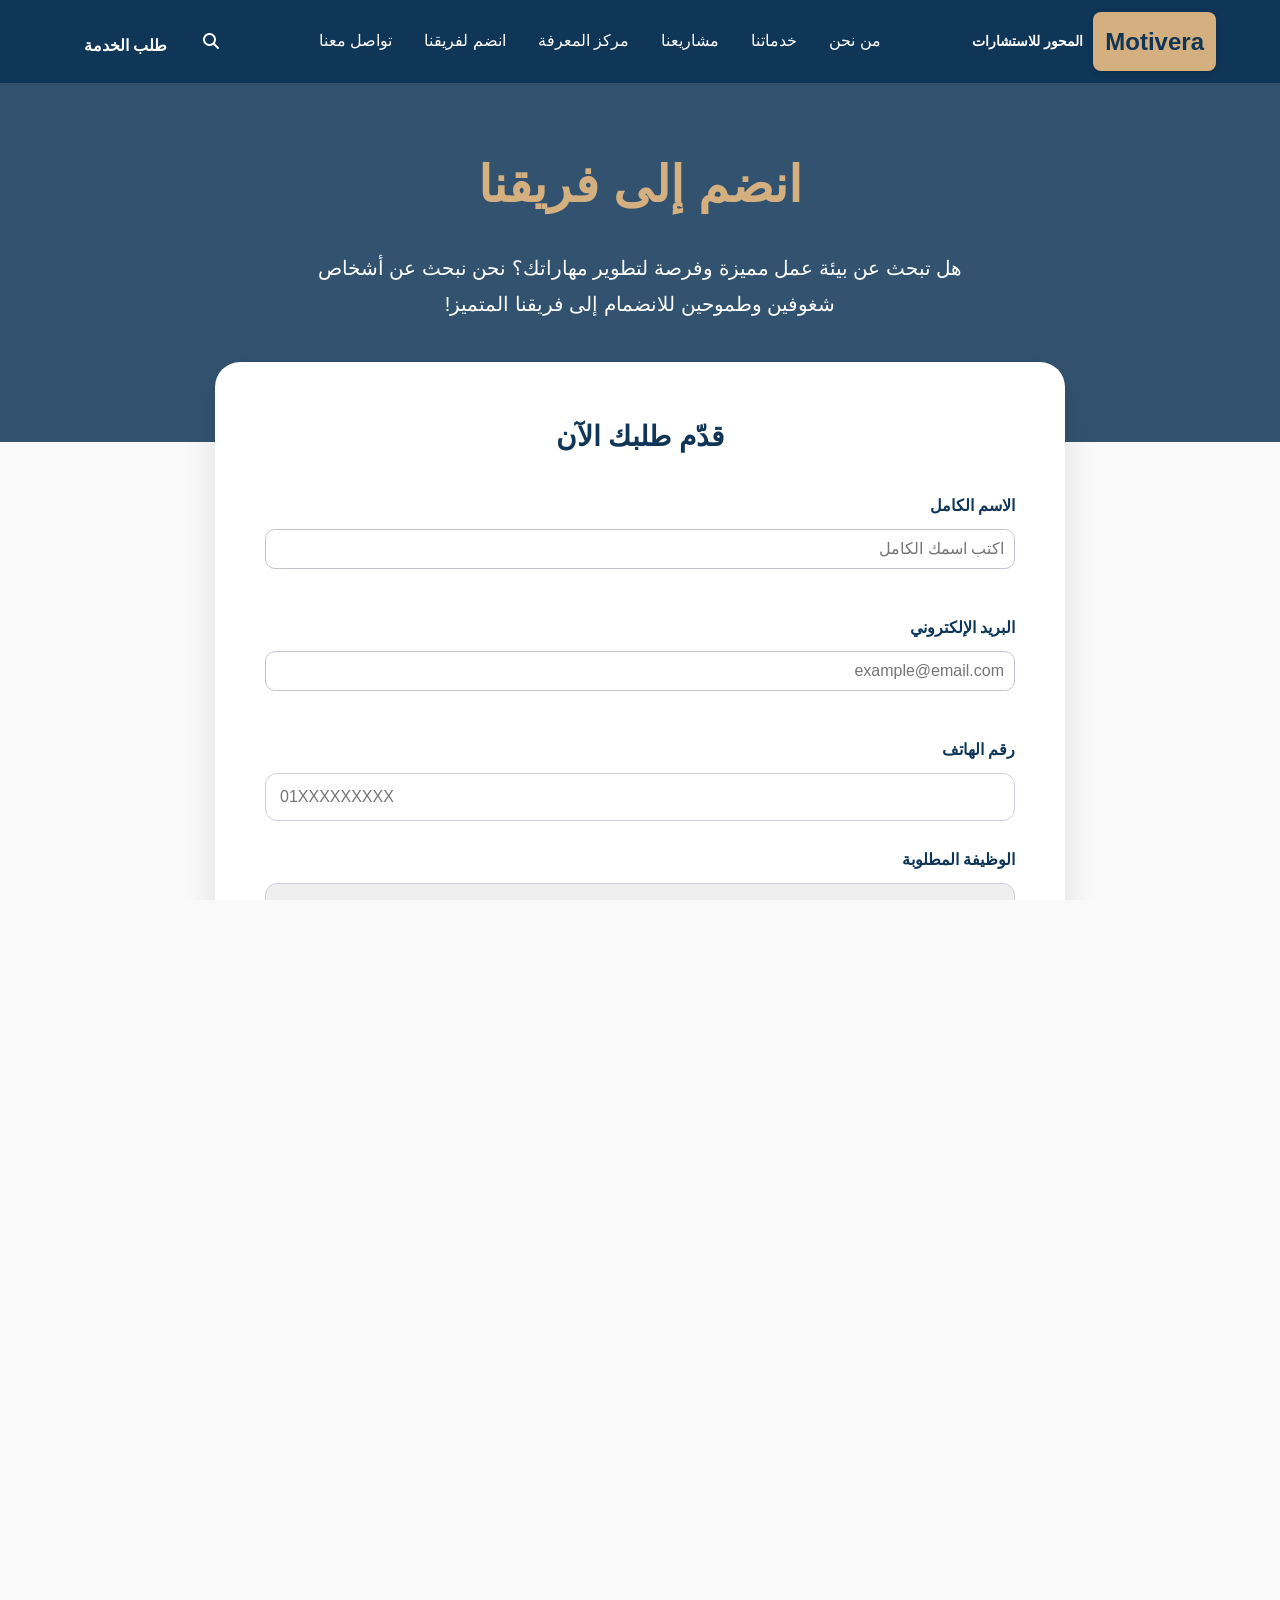
<file: careers.html>
<!DOCTYPE html>
<html lang="ar" dir="rtl">
<head>
    <meta charset="UTF-8">
    <meta name="viewport" content="width=device-width, initial-scale=1.0">
    <title>Document</title>
    <link rel="stylesheet"
  href="https://cdnjs.cloudflare.com/ajax/libs/font-awesome/6.5.0/css/all.min.css"
  integrity="sha512-3P5P8vF+lR42qS7BV5QxR9Yh4dAfOiyJjKdfH5pL6JZ1zZLxj5YhF3IRRrJk98vU+F8QvUq8BbJcL2Lw/Ov1Cg=="
  crossorigin="anonymous" referrerpolicy="no-referrer" />

    <link rel="stylesheet" href="css/style.css">
</head>
<body>
      <!-- NAVBAR -->
  <header class="site-header">
    <div class="container nav-container">
      <a href="index.html" class="logo">
        <!-- ضع هنا صورة الشعار إن أردت -->
        <div class="logo-mark">Motivera</div>
        <div class="logo-text">المحور للاستشارات</div>
      </a>

      <nav class="main-nav" id="mainNav">
        <ul class="nav-list">
          <!-- <li><a href="index.html">الرئيسية</a></li> -->
          <li><a href="about.html">من نحن</a></li>
          <li><a href="services.html">خدماتنا</a></li>
          <li><a href="projects.html">مشاريعنا</a></li>
          <li><a href="knowledge.html">مركز المعرفة</a></li>
          <li><a href="careers.html">انضم لفريقنا</a></li>
          <li><a href="contact.html">تواصل معنا</a></li>
        </ul>
      </nav>

      <div class="nav-actions">
        <!-- Search -->
        <button class="icon-btn" id="searchBtn" aria-label="بحث">
          <i class="fa-solid fa-magnifying-glass"></i>
        </button>

        <!-- CTA -->
        <a href="service-request.html" class="btn btn-cta">طلب الخدمة</a>

        <!-- Mobile toggle -->
        <button class="icon-btn mobile-toggle" id="mobileToggle" aria-label="قائمة">
          <i class="fa-solid fa-bars"></i>
        </button>
      </div>
    </div>

    <!-- Search overlay / popup -->
    <div class="search-overlay" id="searchOverlay" aria-hidden="true">
      <div class="search-box">
        <form id="searchForm">
          <input type="search" id="q" name="q" placeholder="ابحث عن مقال أو خدمة..." aria-label="بحث" />
          <button type="submit" class="btn"><i class="fa-solid fa-magnifying-glass"></i></button>
          <button type="button" class="btn icon-close" id="closeSearch" aria-label="إغلاق"><i class="fa-solid fa-xmark"></i></button>
        </form>
      </div>
    </div>

    <!-- Mobile menu (slide) -->
    <div class="mobile-menu" id="mobileMenu" aria-hidden="true">
      <div class="mobile-menu-inner">
        <button class="icon-btn mobile-close" id="mobileClose" aria-label="إغلاق"><i class="fa-solid fa-xmark"></i></button>
        <ul>
          <li><a href="index.html">الرئيسية</a></li>
          <li><a href="about.html">من نحن</a></li>
          <li><a href="services.html">خدماتنا</a></li>
          <li><a href="projects.html">مشاريعنا</a></li>
          <li><a href="Knowledge Center.html">مركز المعرفة</a></li>
          <li><a href="careers.html">انضم لفريقنا</a></li>
          <li><a href="contact.html">تواصل معنا</a></li>
        </ul>
        <div class="mobile-cta">
          <a href="service-request.html" class="btn btn-cta">طلب الخدمة</a>
        </div>
      </div>
    </div>
  </header>
     <!-- ===== Hero Section ===== -->
  <section class="join-hero">
    <h1>انضم إلى فريقنا</h1>
    <p>هل تبحث عن بيئة عمل مميزة وفرصة لتطوير مهاراتك؟ نحن نبحث عن أشخاص شغوفين وطموحين للانضمام إلى فريقنا المتميز!</p>
  </section>

  <!-- ===== Form Section ===== -->
  <section class="join-form-section">
    <h2>قدّم طلبك الآن</h2>
    <form>
      <div>
        <label for="name">الاسم الكامل</label>
        <input type="text" id="name" name="name" placeholder="اكتب اسمك الكامل" required>
      </div>

      <div>
        <label for="email">البريد الإلكتروني</label>
        <input type="email" id="email" name="email" placeholder="example@email.com" required>
      </div>

      <div>
        <label for="phone">رقم الهاتف</label>
        <input type="tel" id="phone" name="phone" placeholder="01XXXXXXXXX" required>
      </div>

      <div>
        <label for="position">الوظيفة المطلوبة</label>
        <select id="position" name="position" required>
          <option value="">اختر الوظيفة</option>
          <option>مسؤول مبيعات</option>
          <option>خدمة عملاء</option>
          <option>مصمم جرافيك</option>
          <option>مطور ويب</option>
          <option>محاسب</option>
        </select>
      </div>

      <div>
        <label for="message">نبذة عنك</label>
        <textarea id="message" name="message" placeholder="حدثنا عن نفسك ومهاراتك..."></textarea>
      </div>

      <div class="cv-upload">
        <label for="cv">📎 ارفع سيرتك الذاتية (اختياري)</label>
        <input type="file" id="cv" name="cv" accept=".pdf,.doc,.docx">
      </div>

      <button type="submit">إرسال الطلب</button>
    </form>
  </section>

<!-- Footer -->
<footer class="site-footer">
  <div class="footer-contact-container">
    <div class="footer-about">
      <h4>المحور للاستشارات</h4>
      <p>حلول استشارية متكاملة في الموارد البشرية.</p>
    </div>

    <div class="footer-links-section">
      <h5>روابط سريعة</h5>
      <ul class="footer-links">
        <li><a href="index.html">الرئيسية</a></li>
        <li><a href="services.html">خدماتنا</a></li>
        <li><a href="projects.html">مشاريعنا</a></li>
        <li><a href="contact.html">تواصل معنا</a></li>
      </ul>
    </div>

    <div class="footer-social-section">
      <h5>تواصل معنا</h5>
      <p><a href="mailto:info@example.com" class="footer-mail">info@example.com</a></p>
      <p>+966 5X XXX XXXX</p>

      <div class="footer-social">
        <a href="https://linkedin.com" target="_blank" title="LinkedIn">
          <i class="fab fa-linkedin"></i>
        </a>
        <a href="https://x.com" target="_blank" title="X">
          <i class="fab fa-x-twitter"></i>
        </a>
        <a href="https://instagram.com" target="_blank" title="Instagram">
          <i class="fab fa-instagram"></i>
        </a>
        <a href="mailto:info@example.com" title="Gmail">
          <i class="fas fa-envelope"></i>
        </a>
      </div>
    </div>
  </div>

  <div class="footer-copy">
    © 2025 المحور للاستشارات
  </div>
</footer>

</body>
</html>
</file>
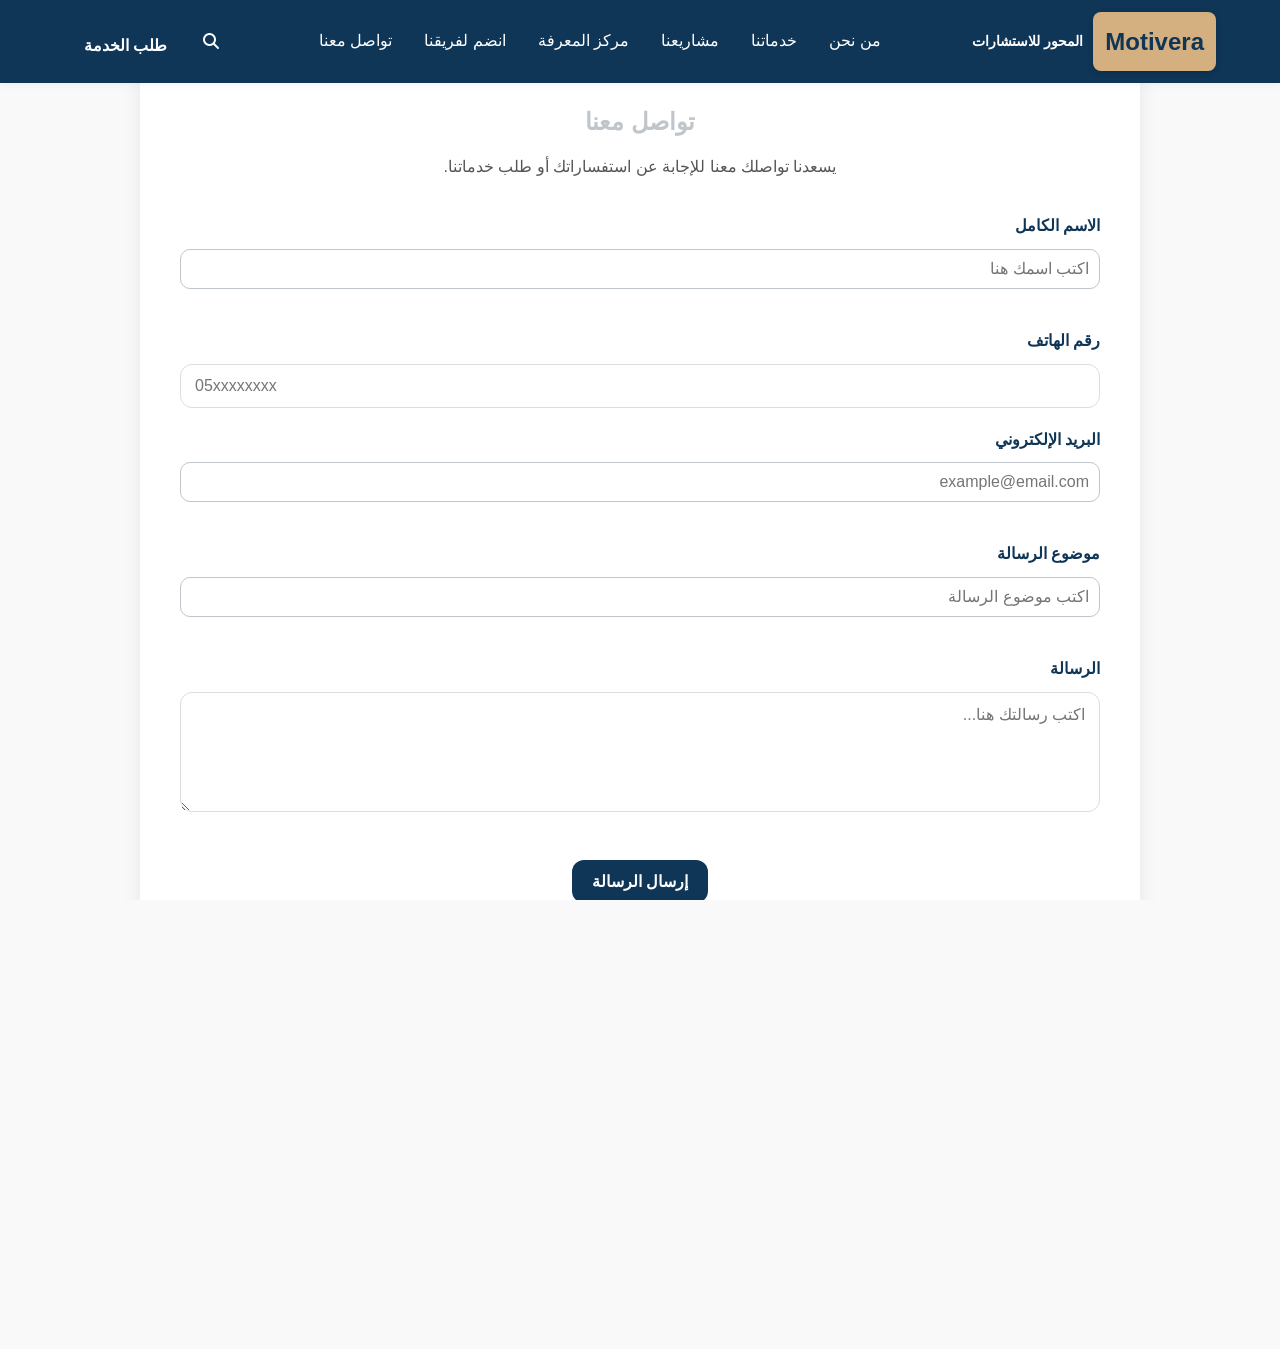
<file: contact.html>
<!doctype html>
<html lang="ar" dir="rtl">
<head>
  <meta charset="utf-8">
  <meta name="viewport" content="width=device-width,initial-scale=1">
  <title>تواصل معنا - المحور للاستشارات</title>
  <link rel="stylesheet"
  href="https://cdnjs.cloudflare.com/ajax/libs/font-awesome/6.5.0/css/all.min.css"
  integrity="sha512-3P5P8vF+lR42qS7BV5QxR9Yh4dAfOiyJjKdfH5pL6JZ1zZLxj5YhF3IRRrJk98vU+F8QvUq8BbJcL2Lw/Ov1Cg=="
  crossorigin="anonymous" referrerpolicy="no-referrer" />

  <link rel="stylesheet" href="css/style.css">
</head>
<body>

  <!-- NAVBAR -->
  <!-- (يظل كما هو عندك بدون تعديل) -->
     <!-- NAVBAR -->
  <header class="site-header">
    <div class="container nav-container">
      <a href="index.html" class="logo">
        <!-- ضع هنا صورة الشعار إن أردت -->
        <div class="logo-mark">Motivera</div>
        <div class="logo-text">المحور للاستشارات</div>
      </a>

      <nav class="main-nav" id="mainNav">
        <ul class="nav-list">
          <!-- <li><a href="index.html">الرئيسية</a></li> -->
          <li><a href="about.html">من نحن</a></li>
          <li><a href="services.html">خدماتنا</a></li>
          <li><a href="projects.html">مشاريعنا</a></li>
          <li><a href="Knowledge Center.html">مركز المعرفة</a></li>
          <li><a href="careers.html">انضم لفريقنا</a></li>
          <li><a href="contact.html">تواصل معنا</a></li>
        </ul>
      </nav>

      <div class="nav-actions">
        <!-- Search -->
        <button class="icon-btn" id="searchBtn" aria-label="بحث">
          <i class="fa-solid fa-magnifying-glass"></i>
        </button>

        <!-- CTA -->
        <a href="service-request.html" class="btn btn-cta">طلب الخدمة</a>

        <!-- Mobile toggle -->
        <button class="icon-btn mobile-toggle" id="mobileToggle" aria-label="قائمة">
          <i class="fa-solid fa-bars"></i>
        </button>
      </div>
    </div>

    <!-- Search overlay / popup -->
    <div class="search-overlay" id="searchOverlay" aria-hidden="true">
      <div class="search-box">
        <form id="searchForm">
          <input type="search" id="q" name="q" placeholder="ابحث عن مقال أو خدمة..." aria-label="بحث" />
          <button type="submit" class="btn"><i class="fa-solid fa-magnifying-glass"></i></button>
          <button type="button" class="btn icon-close" id="closeSearch" aria-label="إغلاق"><i class="fa-solid fa-xmark"></i></button>
        </form>
      </div>
    </div>

    <!-- Mobile menu (slide) -->
    <div class="mobile-menu" id="mobileMenu" aria-hidden="true">
      <div class="mobile-menu-inner">
        <button class="icon-btn mobile-close" id="mobileClose" aria-label="إغلاق"><i class="fa-solid fa-xmark"></i></button>
        <ul>
          <li><a href="index.html">الرئيسية</a></li>
          <li><a href="about.html">من نحن</a></li>
          <li><a href="services.html">خدماتنا</a></li>
          <li><a href="projects.html">مشاريعنا</a></li>
          <li><a href="Knowledge Center.html">مركز المعرفة</a></li>
          <li><a href="careers.html">انضم لفريقنا</a></li>
          <li><a href="contact.html">تواصل معنا</a></li>
        </ul>
        <div class="mobile-cta">
          <a href="service-request.html" class="btn btn-cta">طلب الخدمة</a>
        </div>
      </div>
    </div>
  </header>


  <section class="contact-page-wrapper">
    <h1 class="contact-title">تواصل معنا</h1>
    <p class="contact-subtitle">يسعدنا تواصلك معنا للإجابة عن استفساراتك أو طلب خدماتنا.</p>

    <form id="contactForm" class="contact-form">
      <div>
        <label for="name">الاسم الكامل</label>
        <input type="text" id="name" class="contact-input" placeholder="اكتب اسمك هنا" required>
      </div>

      <div>
        <label for="phone">رقم الهاتف</label>
        <input type="tel" id="phone" class="contact-input" placeholder="05xxxxxxxx" required>
      </div>

      <div>
        <label for="email">البريد الإلكتروني</label>
        <input type="email" id="email" class="contact-input" placeholder="example@email.com" required>
      </div>

      <div>
        <label for="subject">موضوع الرسالة</label>
        <input type="text" id="subject" class="contact-input" placeholder="اكتب موضوع الرسالة" required>
      </div>

      <div>
        <label for="message">الرسالة</label>
        <textarea id="message" class="contact-textarea" placeholder="اكتب رسالتك هنا..." required></textarea>
      </div>

      <button type="submit" class="contact-btn">إرسال الرسالة</button>
    </form>
  </section>
<!-- Footer -->
<footer class="site-footer">
  <div class="footer-contact-container">
    <div class="footer-about">
      <h4>المحور للاستشارات</h4>
      <p>حلول استشارية متكاملة في الموارد البشرية.</p>
    </div>

    <div class="footer-links-section">
      <h5>روابط سريعة</h5>
      <ul class="footer-links">
        <li><a href="index.html">الرئيسية</a></li>
        <li><a href="services.html">خدماتنا</a></li>
        <li><a href="projects.html">مشاريعنا</a></li>
        <li><a href="contact.html">تواصل معنا</a></li>
      </ul>
    </div>

    <div class="footer-social-section">
      <h5>تواصل معنا</h5>
      <p><a href="mailto:info@example.com" class="footer-mail">info@example.com</a></p>
      <p>+966 5X XXX XXXX</p>

      <div class="footer-social">
        <a href="https://linkedin.com" target="_blank" title="LinkedIn">
          <i class="fab fa-linkedin"></i>
        </a>
        <a href="https://x.com" target="_blank" title="X">
          <i class="fab fa-x-twitter"></i>
        </a>
        <a href="https://instagram.com" target="_blank" title="Instagram">
          <i class="fab fa-instagram"></i>
        </a>
        <a href="mailto:info@example.com" title="Gmail">
          <i class="fas fa-envelope"></i>
        </a>
      </div>
    </div>
  </div>

  <div class="footer-copy">
    © 2025 المحور للاستشارات
  </div>
</footer>

<!-- Font Awesome -->
  <script src="js/main.js"></script>



</body>
</html>
</file>
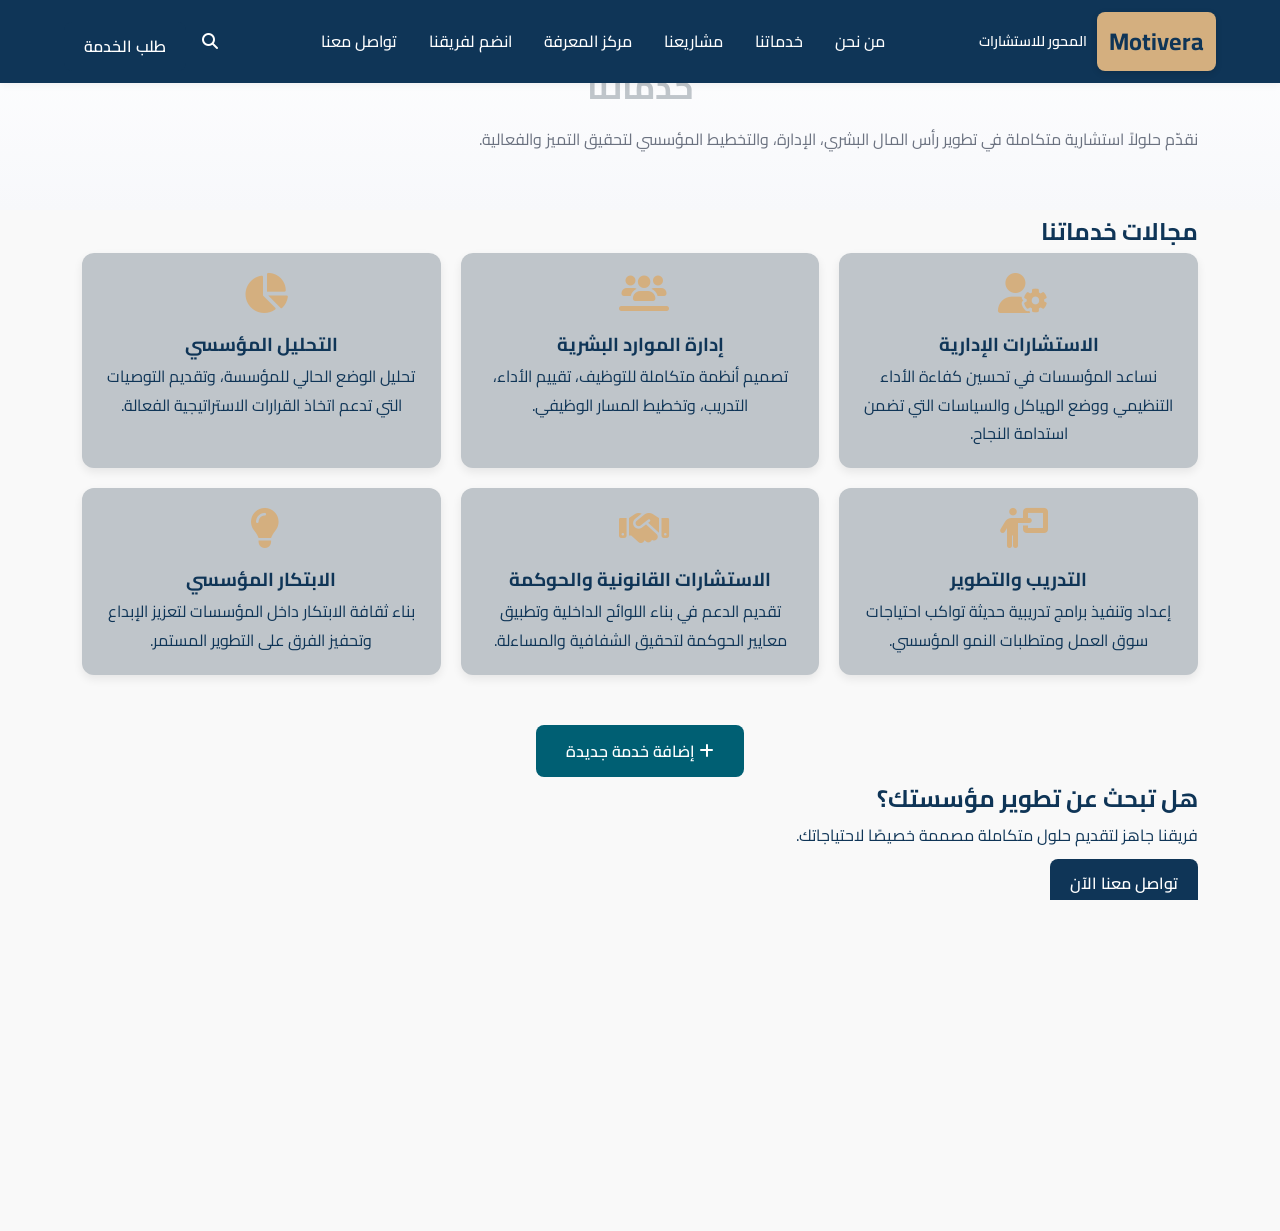
<file: services.html>
<!DOCTYPE html>
<html lang="ar" dir="rtl">
<head>
  <meta charset="UTF-8">
  <meta name="viewport" content="width=device-width, initial-scale=1.0">
  <title>خدماتنا | المحور للاستشارات</title>

  <!-- Fonts & Icons -->
  <link href="https://fonts.googleapis.com/css2?family=Cairo:wght@400;600;700&display=swap" rel="stylesheet">
  <link rel="stylesheet" href="https://cdnjs.cloudflare.com/ajax/libs/font-awesome/6.5.0/css/all.min.css">

  <link rel="stylesheet" href="css/style.css">
</head>
<body>

      <!-- NAVBAR -->
  <header class="site-header">
    <div class="container nav-container">
      <a href="index.html" class="logo">
        <!-- ضع هنا صورة الشعار إن أردت -->
        <div class="logo-mark">Motivera</div>
        <div class="logo-text">المحور للاستشارات</div>
      </a>

      <nav class="main-nav" id="mainNav">
        <ul class="nav-list">
          <!-- <li><a href="index.html">الرئيسية</a></li> -->
          <li><a href="about.html">من نحن</a></li>
          <li><a href="services.html">خدماتنا</a></li>
          <li><a href="projects.html">مشاريعنا</a></li>
          <li><a href="Knowledge Center.html">مركز المعرفة</a></li>
          <li><a href="careers.html">انضم لفريقنا</a></li>
          <li><a href="contact.html">تواصل معنا</a></li>
        </ul>
      </nav>

      <div class="nav-actions">
        <!-- Search -->
        <button class="icon-btn" id="searchBtn" aria-label="بحث">
          <i class="fa-solid fa-magnifying-glass"></i>
        </button>

        <!-- CTA -->
        <a href="service-request.html" class="btn btn-cta">طلب الخدمة</a>

        <!-- Mobile toggle -->
        <button class="icon-btn mobile-toggle" id="mobileToggle" aria-label="قائمة">
          <i class="fa-solid fa-bars"></i>
        </button>
      </div>
    </div>

    <!-- Search overlay / popup -->
    <div class="search-overlay" id="searchOverlay" aria-hidden="true">
      <div class="search-box">
        <form id="searchForm">
          <input type="search" id="q" name="q" placeholder="ابحث عن مقال أو خدمة..." aria-label="بحث" />
          <button type="submit" class="btn"><i class="fa-solid fa-magnifying-glass"></i></button>
          <button type="button" class="btn icon-close" id="closeSearch" aria-label="إغلاق"><i class="fa-solid fa-xmark"></i></button>
        </form>
      </div>
    </div>

    <!-- Mobile menu (slide) -->
    <div class="mobile-menu" id="mobileMenu" aria-hidden="true">
      <div class="mobile-menu-inner">
        <button class="icon-btn mobile-close" id="mobileClose" aria-label="إغلاق"><i class="fa-solid fa-xmark"></i></button>
        <ul>
          <li><a href="index.html">الرئيسية</a></li>
          <li><a href="about.html">من نحن</a></li>
          <li><a href="services.html">خدماتنا</a></li>
          <li><a href="projects.html">مشاريعنا</a></li>
          <li><a href="Knowledge Center.html">مركز المعرفة</a></li>
          <li><a href="careers.html">انضم لفريقنا</a></li>
          <li><a href="contact.html">تواصل معنا</a></li>
        </ul>
        <div class="mobile-cta">
          <a href="service-request.html" class="btn btn-cta">طلب الخدمة</a>
        </div>
      </div>
    </div>
  </header>


  <!-- 🟦 Hero Section -->
  <section class="hero services-hero">
    <div class="container hero-inner">
      <h1>خدماتنا</h1>
      <p>نقدّم حلولاً استشارية متكاملة في تطوير رأس المال البشري، الإدارة، والتخطيط المؤسسي لتحقيق التميز والفعالية.</p>
    </div>
  </section>

  <!-- 🟩 قسم الخدمات -->
  <section class="services-section container">
    <h2>مجالات خدماتنا</h2>
    <div class="cards">

      <article class="card">
        <i class="fa-solid fa-user-gear fa-2x"></i>
        <h3>الاستشارات الإدارية</h3>
        <p>نساعد المؤسسات في تحسين كفاءة الأداء التنظيمي ووضع الهياكل والسياسات التي تضمن استدامة النجاح.</p>
      </article>

      <article class="card">
        <i class="fa-solid fa-users-line fa-2x"></i>
        <h3>إدارة الموارد البشرية</h3>
        <p>تصميم أنظمة متكاملة للتوظيف، تقييم الأداء، التدريب، وتخطيط المسار الوظيفي.</p>
      </article>

      <article class="card">
        <i class="fa-solid fa-chart-pie fa-2x"></i>
        <h3>التحليل المؤسسي</h3>
        <p>تحليل الوضع الحالي للمؤسسة، وتقديم التوصيات التي تدعم اتخاذ القرارات الاستراتيجية الفعالة.</p>
      </article>

      <article class="card">
        <i class="fa-solid fa-person-chalkboard fa-2x"></i>
        <h3>التدريب والتطوير</h3>
        <p>إعداد وتنفيذ برامج تدريبية حديثة تواكب احتياجات سوق العمل ومتطلبات النمو المؤسسي.</p>
      </article>

      <article class="card">
        <i class="fa-solid fa-handshake fa-2x"></i>
        <h3>الاستشارات القانونية والحوكمة</h3>
        <p>تقديم الدعم في بناء اللوائح الداخلية وتطبيق معايير الحوكمة لتحقيق الشفافية والمساءلة.</p>
      </article>

      <article class="card">
        <i class="fa-solid fa-lightbulb fa-2x"></i>
        <h3>الابتكار المؤسسي</h3>
        <p>بناء ثقافة الابتكار داخل المؤسسات لتعزيز الإبداع وتحفيز الفرق على التطوير المستمر.</p>
      </article>

    </div>

    <!-- 🟢 زر إضافة خدمة -->
    <div style="text-align: center; margin-top: 40px;">
      <a href="add-service.html" class="btn btn-cta" style="background-color: #005f73; color: #fff; padding: 12px 30px; border-radius: 8px; font-weight: 600; transition: 0.3s;">
        <i class="fa-solid fa-plus"></i> إضافة خدمة جديدة
      </a>
    </div>
  </section>

  <!-- 🟨 CTA -->
  <section class="cta-section">
    <div class="container">
      <h2>هل تبحث عن تطوير مؤسستك؟</h2>
      <p>فريقنا جاهز لتقديم حلول متكاملة مصممة خصيصًا لاحتياجاتك.</p>
      <a href="contact.html" class="btn btn-cta">تواصل معنا الآن</a>
    </div>
  </section>

  <!-- 🔻 Footer -->
  <footer class="site-footer">
    <div class="container footer-inner">
      <div>
        <h4>المحور للاستشارات</h4>
        <p>نقدّم حلولاً مهنية تساهم في تطوير الأفراد والمنظمات لتحقيق النجاح المستدام.</p>
      </div>

      <div>
        <h5>روابط سريعة</h5>
        <ul class="footer-links">
          <li><a href="index.html">الرئيسية</a></li>
          <li><a href="services.html">خدماتنا</a></li>
          <li><a href="projects.html">مشاريعنا</a></li>
          <li><a href="contact.html">تواصل معنا</a></li>
        </ul>
      </div>

      <div>
        <h5>تواصل معنا</h5>
        <p>info@example.com</p>
        <p>+966 5X XXX XXXX</p>
      </div>
    </div>
    <div class="copyright">
      © 2025 المحور للاستشارات. جميع الحقوق محفوظة.
    </div>
  </footer>
  <script src="js/main.js"></script>

</body>
</html>
</file>
<file: css/style.css>
:root {
  --bg: #f7f8fb;
  --card: #ffffff;
  --primary: #0F3557;     /* الأزرق الداكن الرئيسي */
  --secondary: #BFC5CA;   /* الرمادي الفاتح */
  --highlight: #D4AF7F;   /* الذهبي */
  --accent: #5E6448;      /* الأخضر الزيتوني */
  --soft: #B497BD;        /* بنفسجي فاتح */
  --text: #1f2937;
  --muted: #6b7280;
  --radius: 12px;
  --container: 1100px;
  --gap: 20px;
}
.hero-home {
  position: relative;
  background: url('https://images.unsplash.com/photo-1600880292203-757bb62b4baf?auto=format&fit=crop&w=1920&q=80') center/cover no-repeat;
  height: 95vh;
  display: flex;
  align-items: center;
  justify-content: center;
  text-align: center;
  color: #fff;
  font-family: "Cairo", sans-serif;
  overflow: hidden;
}

.hero-home-overlay {
  position: absolute;
  inset: 0;
  background: rgba(15, 53, 87, 0.7); /* طبقة شفافة أنيقة */
  display: flex;
  align-items: center;
  justify-content: center;
  padding: 0 20px;
}

.hero-home-content {
  position: relative;
  z-index: 2;
  max-width: 850px;
}

.hero-home h1 {
  font-size: 3.2rem;
  font-weight: 700;
  color: #fff;
  margin-bottom: 20px;
}

.hero-home p {
  font-size: 1.3rem;
  color: #e0e6ed;
  margin-bottom: 40px;
  line-height: 1.8;
}

.hero-home-buttons {
  display: flex;
  justify-content: center;
  gap: 18px;
  flex-wrap: wrap;
}

.hero-home .btn {
  background-color: #D4AF7F;
  color: #0F3557;
  font-weight: 600;
  padding: 12px 30px;
  border-radius: 30px;
  transition: all 0.3s ease;
  font-size: 1rem;
}

.hero-home .btn:hover {
  background-color: #B4976A;
  transform: translateY(-3px);
}

.hero-home .btn-outline {
  background: transparent;
  border: 2px solid #D4AF7F;
  color: #fff;
}

.hero-home .btn-outline:hover {
  background-color: #D4AF7F;
  color: #0F3557;
}

/* 🟢 Responsive */
@media (max-width: 768px) {
  .hero-home {
    height: 80vh;
  }

  .hero-home h1 {
    font-size: 2.4rem;
  }

  .hero-home p {
    font-size: 1.1rem;
  }

  .hero-home-buttons {
    flex-direction: column;
  }
}
/* ===== About Section ===== */
.about-section {
  padding: 80px 0;
  background-color: #f9fafb;
}

.about-container {
  display: flex;
  align-items: center;
  gap: 40px;
  flex-wrap: wrap;
}

.about-image img {
  width: 100%;
  max-width: 480px;
  border-radius: 20px;
  box-shadow: 0 4px 10px rgba(0,0,0,0.1);
}

.about-content {
  flex: 1;
  text-align: right;
}

.about-content h2 {
  font-size: 2rem;
  color: var(--primary, #003366);
  margin-bottom: 20px;
}

.about-content p {
  line-height: 1.8;
  color: #444;
  margin-bottom: 15px;
}

.about-content .btn {
  background-color: var(--primary, #003366);
  color: #fff;
  padding: 10px 25px;
  border-radius: 8px;
  text-decoration: none;
  transition: background 0.3s;
}

.about-content .btn:hover {
  background-color: var(--secondary, #0055aa);
}

.testimonials-section {
  background: linear-gradient(135deg, #f5f7fa 0%, #ffffff 100%);
  padding: 80px 0;
  text-align: center;
  position: relative;
  font-family: "Cairo", sans-serif;
}

.section-title {
  font-size: 2.2rem;
  font-weight: 700;
  margin-bottom: 50px;
  color: #004aad;
}

.testimonials-container {
  display: flex;
  align-items: center;
  justify-content: center;
  gap: 15px;
  position: relative;
  width: 90%;
  margin: auto;
  max-width: 1200px;
}

.testimonials-wrapper {
  overflow: hidden;
  flex: 1;
}

.testimonials-track {
  display: flex;
  gap: 30px;
  transition: transform 0.5s ease-in-out;
}

.testimonial-card {
  background: #fff;
  border-radius: 20px;
  padding: 25px 35px;
  box-shadow: 0 4px 20px rgba(0,0,0,0.08);
  min-width: 320px;
  flex-shrink: 0;
  text-align: center;
  transition: transform 0.3s ease;
}

.testimonial-card:hover {
  transform: translateY(-6px);
}

.testimonial-card p {
  font-size: 1rem;
  color: #333;
  margin-bottom: 15px;
  line-height: 1.6;
}

.testimonial-card h4 {
  font-weight: 600;
  color: #004aad;
  margin: 0;
}

.arrow-btn {
  background-color: #004aad;
  border: none;
  color: #fff;
  font-size: 26px;
  width: 45px;
  height: 45px;
  border-radius: 50%;
  cursor: pointer;
  transition: 0.3s;
  flex-shrink: 0;
}

.arrow-btn:hover {
  background-color: #002d6e;
}

@media (max-width: 768px) {
  .testimonial-card {
    min-width: 260px;
    padding: 20px 25px;
  }

  .arrow-btn {
    font-size: 22px;
    width: 38px;
    height: 38px;
  }
}

*{box-sizing:border-box}
html,body{height:100%}
body{
  margin:0;
  font-family: 'Cairo', sans-serif;
  background:var(--bg);
  color:var(--text);
  -webkit-font-smoothing:antialiased;
  -moz-osx-font-smoothing:grayscale;
}

/* container */
.container{
  max-width:var(--container);
  margin:0 auto;
  padding:0 18px;
}
main {
  padding-top: 90px; /* المساحة تعوض مكان الهيدر الثابت */
}


/* Header / Navbar */
.site-header {
  background: var(--primary);
  color: #fff;
  box-shadow: 0 2px 8px rgba(0, 0, 0, 0.05);
  position: fixed; /* ثابت */
  top: 0;
  left: 0;
  width: 100%;
  z-index: 60;
}


.nav-container {
  display: flex;
  align-items: center;
  justify-content: space-between;
  gap: 12px;
  padding: 12px 0;
}
html, body {
  margin: 0;
  padding: 0;
  overflow-x: hidden;
}

* {
  box-sizing: border-box;
}

img, video, iframe {
  max-width: 100%;
  height: auto;
  display: block;
}


/* Logo */
.logo {
  display: flex;
  align-items: center;
  gap: 10px;
  text-decoration: none;
  color: #fff;
}
.logo-mark {
  background: var(--highlight); /* الذهبي */
  color: var(--primary);        /* الأزرق الغامق */
  font-weight: 700;
  padding: 8px 12px;
  border-radius: 8px;
  box-shadow: 0 2px 6px rgba(0,0,0,0.15);
}
.logo-text {
  font-weight: 600;
  font-size: 14px;
  color: #fff;
}

/* Nav list */
.main-nav .nav-list {
  display: flex;
  gap: 12px;
  list-style: none;
  padding: 0;
  margin: 0;
}
.main-nav .nav-list a {
  text-decoration: none;
  color: #fff;
  padding: 8px 10px;
  border-radius: 8px;
  font-weight: 500;
  transition: 0.2s;
}
.main-nav .nav-list a:hover {
  background: rgba(255, 255, 255, 0.15);
  color: var(--highlight);
}

/* Actions */
.nav-actions {
  display: flex;
  align-items: center;
  gap: 8px;
}
.icon-btn {
  background: transparent;
  border: 0;
  padding: 8px;
  font-size: 16px;
  cursor: pointer;
  color: #fff;
}
.btn {
  background: var(--highlight); /* الذهبي */
          /* أزرق غامق */
  border: none;
  padding: 10px 14px;
  border-radius: 10px;
  text-decoration: none;
  font-weight: 600;
  display: inline-block;
}
.btn-outline {
  background: transparent;
  color: #fff;
  border: 1px solid rgba(255, 255, 255, 0.4);
}
/* زر طلب الخدمة في الموبايل والناف بار */
.btn-cta {
  background: var(--highlight);  /* الذهبي */
          /* الأزرق الغامق */
  border: none;
  padding: 10px 14px;
  border-radius: 10px;
  font-weight: 600;
  text-decoration: none;
  transition: 0.3s;
}

.btn-cta:hover {
  background: #e0b988; /* ذهبي أفتح عند المرور */
}

/* تعديل زر طلب الخدمة (Mobile CTA) داخل القائمة الجانبية (Mobile Menu) */
.mobile-menu .btn-cta {
  /* 1. إزالة الخلفية الملونة */
  background: transparent !important; 
  
  /* 2. تغيير لون النص إلى لون الروابط/النص الأساسي في القائمة الجانبية */
  color: var(--text, #1f2937) !important; 
  
  /* 3. إزالة أي إطار (border) */
  border: none !important; 
  
  /* 4. إزالة أي حشو (padding) غير ضروري للروابط العادية */
  padding: 10px; /* نفس حشو الروابط الأخرى لتناسق الحجم */
  
  /* 5. إزالة أي ظل أو تأثيرات */
  box-shadow: none !important; 
  font-weight: 500; /* تغيير الوزن ليتناسق مع الروابط الأخرى */
  
  /* جعلها رابطًا عاديًا بعرض كامل إذا كانت تستخدم كلاس .mobile-cta */
  display: block; 
}

/* تنسيق حالة المرور (Hover) */
.mobile-menu .btn-cta:hover {
  /* إعطائه خلفية بسيطة عند المرور مثل باقي الروابط في القائمة الجانبية */
  background: rgba(0, 0, 0, 0.05) !important;
  color: var(--text, #1f2937) !important;
  transform: none; 
}
/* تنسيق الروابط العادية في القائمة الجانبية */
.mobile-menu a {
  display: block; /* للتأكد من أنها تملأ عرض الحاوية */
  padding: 10px;
  border-radius: 8px;
  text-decoration: none;
  color: var(--text); /* لون النص الأساسي */
}

/* تنسيق زر طلب الخدمة لجعله بلا ألوان (كما طلبت سابقاً) */
.mobile-menu .mobile-cta .btn-cta {
  background: transparent !important; 
  color: var(--text, #1f2937) !important; 
  border: none !important; 
  padding: 10px; 
  box-shadow: none !important; 
  font-weight: 500; 
  display: block; 
}

/* تأثير المرور الذهبي على جميع الروابط وزر طلب الخدمة */
.mobile-menu a:hover,
.mobile-menu .btn-cta:hover {
  /* اللون الذهبي للنص عند المرور */
  color: var(--highlight, #D4AF7F) !important; 
  
  /* يمكنك إضافة خلفية خفيفة جداً إذا أردت تمييز المنطقة التي يمر عليها المؤشر */
  /* background: rgba(212, 175, 127, 0.1) !important; */
}


/* Actions */
.nav-actions{display:flex;align-items:center;gap:8px;}
.icon-btn{
  background:transparent;
  border:0;
  padding:8px;
  font-size:16px;
  cursor:pointer;
}
.btn{
  background:var(--accent);
  color:#fff;
  border:none;
  padding:10px 14px;
  border-radius:10px;
  text-decoration:none;
  font-weight:600;
  display:inline-block;
}
.btn-outline{background:transparent;color:var(--accent);border:1px solid rgba(11,94,215,0.12)}
.btn-cta{background:var(--accent-2);}

/* Search overlay */
.search-overlay{
  display:none;
  position:fixed;
  inset:0;
  background:rgba(14,20,30,0.45);
  align-items:center;
  justify-content:center;
  z-index:100;
}
.search-overlay.active{display:flex}
.search-box{
  width:100%;
  max-width:760px;
  background:var(--card);
  padding:16px;
  border-radius:12px;
  box-shadow:0 8px 30px rgba(2,6,23,0.2);
}
.search-box form{display:flex;gap:8px;align-items:center}
.search-box input[type="search"]{
  flex:1;
  padding:12px 14px;
  border-radius:10px;
  border:1px solid #e6e9ee;
  font-size:16px;
}
.search-box .btn{padding:10px 12px}

/* Mobile menu */
.mobile-toggle{display:none}
.mobile-menu{
  position:fixed;
  top:0;
  bottom:0;
  left:0;
  right:0;
  background:rgba(0,0,0,0.4);
  display:none;
  z-index:90;
}
.mobile-menu .mobile-menu-inner {
  background: #fff;
  width: 90%;
  max-width: 320px;
  height: 100%;
  padding: 18px;
  margin-left: auto; /* ✅ عشان تفتح من اليمين */
  box-shadow: 4px 0 20px rgba(0,0,0,0.08); /* ✅ الظل من اليسار */
  transform: translateX(100%);
  transition: transform 0.4s ease;
}

/* لما تبقى ظاهرة */
.mobile-menu.active .mobile-menu-inner {
  transform: translateX(0);
}

.mobile-menu.active{display:block}
.mobile-menu ul{list-style:none;padding:20px 0;margin:0;display:flex;flex-direction:column;gap:8px}
.mobile-menu a{display:block;padding:10px;border-radius:8px;text-decoration:none;color:var(--text)}
.mobile-cta{margin-top:24px}

/* Hero */
.hero{
  padding:56px 0;
  background:linear-gradient(180deg, #ffffff 0%, #f7f8fb 100%);
}
.hero-inner{text-align:right}
.hero h1{font-size:34px;margin:0 0 8px}
.hero p{color:var(--muted);max-width:760px}

/* Services */
.services-preview{padding:36px 0}
.services-preview h2{margin-bottom:16px}
.cards{display:grid;grid-template-columns:repeat(3,1fr);gap:16px}
.card{background:var(--card);padding:18px;border-radius:12px;box-shadow:0 6px 18px rgba(16,24,40,0.04);text-align:right}
.card i{color:var(--accent);margin-left:8px}

/* Projects */
.projects-preview{padding:32px 0}
.projects-grid{display:grid;grid-template-columns:repeat(4,1fr);gap:12px}
.proj{background:linear-gradient(180deg,#fff,#f3f6ff);padding:28px;border-radius:10px;text-align:center;box-shadow:0 6px 18px rgba(16,24,40,0.04)}

/* Footer */
.site-footer{background:#fff;padding:28px 0;margin-top:30px;border-top:1px solid #f0f2f5}
.footer-inner{display:flex;gap:20px;justify-content:space-between;align-items:flex-start}
.footer-links{list-style:none;padding:0;margin:0}
.footer-links a{text-decoration:none;color:var(--muted)}
.footer-links a:hover{color:var(--text)}
.copyright{padding:14px;background:transparent;text-align:center;color:var(--muted);font-size:14px}
/* Footer الأساسي */
.site-footer {
  background-color: #0F3557;
  color: #BFC5CA;
  padding: 40px 4% 20px;
  font-family: "Cairo", sans-serif;
}

/* الحاوية الأساسية */
.footer-contact-container {
  display: grid;
  grid-template-columns: repeat(auto-fit, minmax(240px, 1fr));
  gap: 40px;
  margin-bottom: 40px;
}

/* الأقسام */
.footer-about h4 {
  color: #D4AF7F;
  margin-bottom: 12px;
  font-size: 22px;
}

.footer-links-section h5,
.footer-social-section h5 {
  color: #B497BD;
  font-size: 18px;
  margin-bottom: 12px;
}

/* الروابط */
.footer-links {
  list-style: none;
  padding: 0;
  margin: 0;
}
.footer-links li {
  margin-bottom: 10px;
}
.footer-links a {
  color: #D4AF7F;
  text-decoration: none;
  font-size: 16px;
  transition: color 0.3s;
}
.footer-links a:hover {
  color: #B497BD;
}

/* التواصل والسوشيال */
.footer-mail {
  color: #D4AF7F;
  text-decoration: none;
}
.footer-social {
  margin-top: 18px;
  display: flex;
  gap: 18px;
}
.footer-social a {
  color: #D4AF7F;
  font-size: 28px;
  transition: all 0.3s ease;
}
.footer-social a:hover {
  color: #B497BD;
  transform: scale(1.15);
}

/* النص السفلي */
.footer-copy {
  text-align: center;
  border-top: 1px solid #BFC5CA33;
  padding-top: 18px;
  color: #D4AF7F;
  font-size: 15px;
}

/* 🧩 Responsive فقط للفوتر */
@media (max-width: 720px) {

  /* إصلاح الفوتر فقط */
  .footer-contact-container {
    display: flex;
    flex-wrap: nowrap;
    justify-content: space-between;
    gap: 12px;
  }

  .footer-contact-container > div {
    flex: 1;
    min-width: 0;
  }

  .footer-social a {
    font-size: 24px;
  }

  .site-footer {
    padding: 30px 3% 15px;
  }

  .footer-copy {
    font-size: 13px;
  }
}

/* 🧭 ميديا كويري خاصة بالناف بار */
@media (max-width: 720px) {

  .main-nav {
    display: none;
  }

  .mobile-toggle {
    display: inline-block;
  }

  .nav-actions .btn {
    display: none;
  }
}


/* about */
/* 🌐 إعدادات عامة */
* {
  margin: 0;
  padding: 0;
  box-sizing: border-box;
}

body {
  font-family: "Cairo", sans-serif;
  background-color: #f9f9f9;
  color: #0f3557;
  line-height: 1.8;
}

/* 🔹 الحاوية العامة */
.container {
  width: 90%;
  max-width: 1200px;
  margin: auto;
}

/* 🧭 Navbar */
.navbar {
  background-color: #0f3557;
  color: #fff;
  padding: 15px 0;
  position: sticky;
  top: 0;
  z-index: 1000;
  box-shadow: 0 2px 8px rgba(0, 0, 0, 0.15);
}

.navbar .container {
  display: flex;
  justify-content: space-between;
  align-items: center;
}

.logo {
  font-weight: 700;
  font-size: 1.5rem;
  color: #d4af7f;
}

.nav-links {
  list-style: none;
  display: flex;
  gap: 20px;
}

.nav-links a {
  text-decoration: none;
  color: #fff;
  font-weight: 600;
  transition: 0.3s;
}

.nav-links a:hover,
.nav-links a.active {
  color: #d4af7f;
}

/* 🟦 Hero Section */
.about-hero {
  background: linear-gradient(rgba(15, 53, 87, 0.8), rgba(15, 53, 87, 0.8)),
              url("https://images.unsplash.com/photo-1521790366321-3e28df9f57c4?auto=format&fit=crop&w=1350&q=80") center/cover;
  color: #fff;
  text-align: center;
  padding: 120px 20px;
  animation: fadeIn 1.5s ease-in-out;
}

.about-hero h1 {
  font-size: 2.8rem;
  margin-bottom: 15px;
}

.about-hero p {
  max-width: 700px;
  margin: auto;
  font-size: 1.2rem;
}

/* 🟨 نبذة عن الشركة */
.about-section {
  padding: 80px 0;
}

.about-flex {
  display: flex;
  flex-wrap: wrap;
  align-items: center;
  gap: 40px;
}

.about-text {
  flex: 1;
}

.about-text h2 {
  color: #0f3557;
  font-size: 2rem;
  margin-bottom: 15px;
  position: relative;
}

.about-text h2::after {
  content: "";
  position: absolute;
  bottom: -8px;
  left: 0;
  width: 50px;
  height: 3px;
  background-color: #d4af7f;
}

.about-text p {
  color: #5e6448;
}

.about-img {
  flex: 1;
  text-align: center;
}

.about-img img {
  width: 100%;
  max-width: 500px;
  border-radius: 10px;
  box-shadow: 0 5px 15px rgba(0, 0, 0, 0.1);
}

/* 🟩 الرؤية والرسالة */
.vision-mission {
  background-color: #f1f3f6;
  padding: 80px 0;
}

.grid-2 {
  display: grid;
  grid-template-columns: repeat(auto-fit, minmax(300px, 1fr));
  gap: 30px;
}

.card {
  background-color: #fff;
  padding: 40px 25px;
  border-radius: 12px;
  box-shadow: 0 4px 10px rgba(0, 0, 0, 0.08);
  text-align: center;
  transition: transform 0.3s ease, box-shadow 0.3s ease;
}

.card:hover {
  transform: translateY(-8px);
  box-shadow: 0 8px 18px rgba(0, 0, 0, 0.15);
}

.card i {
  font-size: 2.5rem;
  color: #d4af7f;
  margin-bottom: 15px;
}

/* 🟧 قيمنا */
.values {
  padding: 80px 0;
  text-align: center;
}

.values h2 {
  font-size: 2rem;
  margin-bottom: 40px;
}

.values-grid {
  display: grid;
  grid-template-columns: repeat(auto-fit, minmax(220px, 1fr));
  gap: 30px;
}

.value-card {
  background-color: #fff;
  border-radius: 10px;
  padding: 30px 20px;
  box-shadow: 0 3px 10px rgba(0, 0, 0, 0.08);
  transition: all 0.3s ease;
}

.value-card:hover {
  transform: scale(1.05);
  background-color: #0f3557;
  color: #fff;
}

.value-card i {
  font-size: 2rem;
  color: #d4af7f;
  margin-bottom: 15px;
}

/* 🟪 فريق العمل */
.team {
  background-color: #f1f3f6;
  padding: 80px 0;
  text-align: center;
}

.team h2 {
  font-size: 2rem;
  margin-bottom: 40px;
}

.team-grid {
  display: grid;
  grid-template-columns: repeat(auto-fit, minmax(220px, 1fr));
  gap: 30px;
}

.team-member {
  background-color: #fff;
  border-radius: 10px;
  padding: 20px;
  box-shadow: 0 3px 10px rgba(0, 0, 0, 0.08);
  transition: transform 0.3s ease;
}

.team-member:hover {
  transform: translateY(-6px);
}

.team-member img {
  border-radius: 50%;
  margin-bottom: 15px;
  width: 150px;
  height: 150px;
  object-fit: cover;
}

.team-member h4 {
  color: #0f3557;
  margin-bottom: 5px;
}

.team-member p {
  color: #5e6448;
}

/* 🔻 Footer */
.footer {
  background-color: #0f3557;
  color: #fff;
  text-align: center;
  padding: 25px 0;
  font-size: 0.95rem;
}

/* ✨ تأثيرات التحريك */
.fade-in {
  opacity: 0;
  transform: translateY(40px);
  transition: opacity 1s ease, transform 1s ease;
}

.fade-in.visible {
  opacity: 1;
  transform: translateY(0);
}

@keyframes fadeIn {
  from { opacity: 0; }
  to { opacity: 1; }
}

/* 📱 التجاوب */
@media (max-width: 768px) {
  .about-flex {
    flex-direction: column;
  }
  
  .about-hero h1 {
    font-size: 2.2rem;
  }

  .nav-links {
    flex-wrap: wrap;
    justify-content: center;
  }
}
/* 🎯 صفحة المشاريع */
.heroproject{
  margin-top: 80px;
      background: linear-gradient(rgba(15,53,87,0.7), rgba(15,53,87,0.7)), url('https://images.unsplash.com/photo-1521791136064-7986c2920216') center/cover no-repeat;
      color: white;
      padding: 80px 20px;
      text-align: center;
      animation: fadeIn 1.5s ease;
    }

.hero.projects-hero h1 {
  font-size: 2.5rem;
  margin-bottom: 10px;
}

.hero.projects-hero p {
  font-size: 1.1rem;
  color: #D4AF7F;
}

/* 🧩 قسم المشاريع */
.projects-section {
  padding: 80px 10%;
  background-color: #F9FAFB;
}

.projects h2 {
  text-align: center;
  font-size: 2rem;
  color: #0F3557;
  margin-bottom: 40px;
  position: relative;
}

.projects-section h2::after {
  content: '';
  display: block;
  width: 80px;
  height: 3px;
  background: #D4AF7F;
  margin: 10px auto 0;
  border-radius: 2px;
}

/* 🔹 شبكة المشاريع */
/* 🔹 شبكة المشاريع */
.projects-grid {
  display: grid;
  grid-template-columns: repeat(3, 1fr); /* 3 مشاريع في الصف الواحد */
  gap: 30px;
  justify-items: center;
}

/* 🧠 استجابة للشاشات الصغيرة */
@media (max-width: 992px) {
  .projects-grid {
    grid-template-columns: repeat(2, 1fr); /* صفين في التابلت */
  }
}

@media (max-width: 600px) {
  .projects-grid {
    grid-template-columns: 1fr; /* مشروع واحد في الموبايل */
  }
}


.project-card {
  position: relative;
  overflow: hidden;
  border-radius: 15px;
  box-shadow: 0 5px 15px rgba(0,0,0,0.1);
  transition: transform 0.4s ease;
  background-color: white;
}


/* 🔹 تنسيق الصور داخل المشاريع */
.project-card img {
  width: 100%;
  height: 250px; /* نفس الطول لكل الصور */
  object-fit: cover; /* يملأ الإطار بدون تمدد أو تشويه */
  display: block;
  border-top-left-radius: 15px;
  border-top-right-radius: 15px;
  transition: transform 0.4s ease, box-shadow 0.3s ease;
}

.project-card:hover img {
  transform: scale(1.05);
  box-shadow: 0 10px 20px rgba(0, 0, 0, 0.2);
}
.project-card {
  display: flex;
  flex-direction: column;
  justify-content: space-between;
  height: 100%; /* يخلّي الكروت كلها نفس الطول */
}


.project-card:hover img {
  transform: scale(1.1);
  filter: brightness(80%);
}

/* 🌟 التراكب عند تمرير الفأرة */
.project-overlay {
  position: absolute;
  inset: 0;
  background: rgba(15, 53, 87, 0.85);
  color: #fff;
  opacity: 0;
  transition: opacity 0.4s ease;
  display: flex;
  flex-direction: column;
  justify-content: center;
  align-items: center;
  text-align: center;
  padding: 20px;
}

.project-card:hover .project-overlay {
  opacity: 1;
}

.project-overlay h3 {
  margin-bottom: 10px;
  font-size: 1.3rem;
  color: #D4AF7F;
}

.project-overlay a {
  background: #D4AF7F;
  color: #0F3557;
  text-decoration: none;
  padding: 8px 18px;
  border-radius: 25px;
  font-weight: 600;
  transition: background 0.3s ease, color 0.3s ease;
}

.project-overlay a:hover {
  background: #B497BD;
  color: #fff;
}

/* ⚡ تأثير دخول */
@keyframes fadeIn {
  from { opacity: 0; transform: translateY(30px); }
  to { opacity: 1; transform: translateY(0); }
}

/* add-service */
    /* 🟩 النموذج */
    .form-container {
      width: 90%;
      max-width: 650px;
      margin: 130px auto 60px;
      background-color: #ffffff;
      border-radius: 15px;
      padding: 35px;
      box-shadow: 0 8px 25px rgba(15, 53, 87, 0.1);
      border: 2px solid #B497BD;
      animation: fadeIn 1s ease forwards;
    }

    .form-container h2 {
      text-align: center;
      margin-bottom: 25px;
      color: #0F3557;
    }

    label {
      display: block;
      margin-bottom: 8px;
      font-weight: 600;
      color: #0F3557;
    }

    input[type="text"], input[type="email"], textarea {
      width: 100%;
      padding: 10px;
      margin-bottom: 20px;
      border-radius: 10px;
      border: 1px solid #BFC5CA;
      font-family: 'Cairo', sans-serif;
      font-size: 1rem;
      transition: 0.3s;
    }

    input:focus, textarea:focus {
      border-color: #D4AF7F;
      outline: none;
      box-shadow: 0 0 6px #B497BD;
    }

    textarea {
      resize: none;
      height: 120px;
    }

    .buttons {
      display: flex;
      justify-content: space-between;
    }

    button {
      background-color: #D4AF7F;
      border: none;
      color: #0F3557;
      padding: 10px 25px;
      border-radius: 25px;
      font-size: 1rem;
      cursor: pointer;
      transition: all 0.3s ease;
      font-weight: 600;
    }

    button:hover {
      background-color: #B497BD;
      color: white;
    }
    /* ===== تواصل معنا ===== */
    .contact-page-wrapper{
      max-width:1000px;
      margin:60px auto;
      background:#fff;
      padding:40px;
      border-radius:var(--radius);
      box-shadow:0 4px 20px rgba(0,0,0,0.08);
    }

    .contact-title{
      text-align:center;
      color:var(--secondary);
      margin-bottom:10px;
    }

    .contact-subtitle{
      text-align:center;
      color:#555;
      margin-bottom:30px;
    }

    .contact-form{
      display:grid;
      gap:18px;
    }

    .contact-form label{
      font-weight:600;
      color:var(--primary);
    }

    .contact-input,
    .contact-textarea{
      width:100%;
      padding:12px 14px;
      border:1px solid #ddd;
      border-radius:var(--radius);
      font-size:16px;
      font-family:'Cairo',sans-serif;
      transition:all .2s ease;
    }

    .contact-input:focus,
    .contact-textarea:focus{
      outline:none;
      border-color:var(--accent);
      box-shadow:0 0 4px rgba(212,175,127,0.4);
    }

    .contact-textarea{
      resize:vertical;
      min-height:120px;
    }

    .contact-btn{
      background:var(--primary);
      color:#fff;
      border:none;
      padding:12px 20px;
      border-radius:var(--radius);
      font-size:16px;
      font-weight:600;
      cursor:pointer;
      transition:background .2s ease;
      width:fit-content;
      justify-self:center;
    }

    .contact-btn:hover{
      background:#133d69;
    }

    @media(max-width:720px){
      .contact-page-wrapper{margin:30px 14px;padding:26px;}
    }
    /* شركؤنا */
        .partners-section {
      background: #fff;
      padding: 40px 0;
      overflow: hidden;
    }

    .partners-title {
      text-align: center;
      font-size: 28px;
      color: #0F3557;
      margin-bottom: 20px;
    }

    .partners-wrapper {
      overflow: hidden;
      width: 100%;
    }

    .partners-track {
      display: flex;
      align-items: center;
      gap: 60px;
      will-change: transform;
    }

    .partner-logo {
      flex: 0 0 auto;
      width: 180px;
      height: 100px;
      background: #fff;
      border-radius: 12px;
      box-shadow: 0 4px 10px rgba(0,0,0,0.1);
      display: flex;
      justify-content: center;
      align-items: center;
      transition: transform 0.3s ease;
    }

    .partner-logo img {
      max-width: 80%;
      max-height: 80%;
      object-fit: contain;
    }

    .partner-logo:hover {
      transform: scale(1.1);
    }
    /* ليه تختار  Motivra */
        section.why-motivra {
      padding: 80px 20px;
      background: var(--light);
      text-align: center;
    }

    .why-motivra h2 {
      font-size: 32px;
      color: var(--primary);
      margin-bottom: 10px;
    }

    .why-motivra h2 span {
      color: var(--accent);
    }

    .why-motivra p.subtitle {
      color: #444;
      margin-bottom: 50px;
      font-size: 18px;
    }

    .features-grid {
      display: grid;
      grid-template-columns: repeat(auto-fit, minmax(280px, 1fr));
      gap: 24px;
      margin-bottom: 50px;
    }

    .feature-box {
      background: #fff;
      padding: 30px;
      border-radius: var(--radius);
      box-shadow: 0 4px 20px rgba(0, 0, 0, 0.08);
      border-top: 5px solid var(--primary);
      transition: transform 0.3s ease, box-shadow 0.3s ease;
    }

    .feature-box:hover {
      transform: translateY(-8px);
      box-shadow: 0 8px 25px rgba(0, 0, 0, 0.1);
    }

    .feature-icon {
      width: 60px;
      height: 60px;
      border-radius: 50%;
      background: var(--light);
      display: flex;
      align-items: center;
      justify-content: center;
      margin: 0 auto 16px;
      font-size: 28px;
      color: var(--secondary);
    }

    .feature-title {
      font-size: 20px;
      font-weight: 700;
      color: var(--primary);
      margin-bottom: 10px;
    }

    .feature-desc {
      color: #555;
      line-height: 1.8;
      font-size: 16px;
    }

    @media (max-width: 768px) {
      .why-motivra {
        padding: 60px 15px;
      }
    }
    /* Knowledge Center */
   

.header {
  background-color: #12426c;
  color: #D4AF7F;
  text-align: center;
  padding: 50px 20px;
  /* margin-top: 10px; */
}

.header p {
  color: #BFC5CA;
  margin-top: 10px;
}

.filter-buttons {
  text-align: center;
  margin: 30px 0;
}

.filter-btn {
  background-color: #BFC5CA;
  color: #0F3557;
  border: none;
  margin: 0 10px;
  padding: 10px 25px;
  font-size: 16px;
  border-radius: 8px;
  cursor: pointer;
  transition: all 0.3s ease;
}

.filter-btn.active,
.filter-btn:hover {
  background-color: #D4AF7F;
  color: #0F3557;
}

.knowledge-center {
  display: grid;
  gap: 40px;
  padding: 0 5% 50px;
}

.section {
  display: none;
  background: #fff;
  padding: 30px;
  border-radius: 15px;
  box-shadow: 0 3px 10px rgba(0, 0, 0, 0.1);
  animation: fadeIn 0.4s ease;
}

.section.active {
  display: block;
}

.section h2 {
  color: #5E6448;
  border-bottom: 2px solid #D4AF7F;
  padding-bottom: 10px;
  margin-bottom: 20px;
}

.cards {
  display: grid;
  gap: 20px;
  grid-template-columns: repeat(auto-fit, minmax(280px, 1fr));
}

.card {
  background-color: #BFC5CA;
  border-radius: 12px;
  padding: 20px;
  transition: all 0.3s ease;
}

.card:hover {
  background-color: #D4AF7F;
  color: #0F3557;
  transform: translateY(-5px);
}

.card h3 {
  margin-top: 0;
  color: #0F3557;
}

.btn {
  display: inline-block;
  margin-top: 10px;
  background-color: #0F3557;
  color: #fff;
  padding: 10px 20px;
  border-radius: 8px;
  text-decoration: none;
  transition: background 0.3s;
}

.btn:hover {
  background-color: #5E6448;
}

@keyframes fadeIn {
  from { opacity: 0; transform: translateY(10px); }
  to { opacity: 1; transform: translateY(0); }
}
/* server */
.req-wrapper{
      max-width:var(--container);
      margin:60px auto;
      background:#fff;
      padding:40px;
      border-radius:var(--radius);
      box-shadow:0 4px 20px rgba(0,0,0,0.08);
    }

    h1{
      text-align:center;
      color:var(--secondary);
      margin-bottom:10px;
    }

    p.subtitle{
      text-align:center;
      color:#555;
      margin-bottom:30px;
    }

    form{
      display:grid;
      gap:18px;
    }

    label{
      font-weight:600;
      color:var(--primary);
    }

    input,select,textarea{
      width:100%;
      padding:12px 14px;
      border:1px solid #ddd;
      border-radius:var(--radius);
      font-size:16px;
      font-family:'Cairo',sans-serif;
      transition:all .2s ease;
    }

    input:focus,select:focus,textarea:focus{
      outline:none;
      border-color:var(--accent);
      box-shadow:0 0 4px rgba(212,175,127,0.4);
    }

    textarea{
      resize:vertical;
      min-height:120px;
    }

    .btn-submit{
      background:var(--primary);
      color:#fff;
      border:none;
      padding:12px 26px;
      border-radius:var(--radius);
      font-size:16px;
      font-weight:600;
      cursor:pointer;
      transition:background .2s ease;
      justify-self:center;
      width:fit-content;
    }

    .btn-submit:hover{
      background:#133d69;
    }

    @media(max-width:720px){
      .req-wrapper{margin:30px 14px;padding:26px;}
    }
 /* ===== Hero Section ===== */
    .join-hero {
      background: linear-gradient(rgba(15, 53, 87, 0.85), rgba(15, 53, 87, 0.85)),
                  url('https://images.unsplash.com/photo-1556761175-4b46a572b786?auto=format&fit=crop&w=1500&q=80') center/cover no-repeat;
      color: white;
      text-align: center;
      padding: 140px 20px 120px;
      position: relative;
      overflow: hidden;
    }

    .join-hero h1 {
      font-size: 50px;
      color: #D4AF7F;
      margin-bottom: 20px;
      animation: fadeDown 1s ease-in-out;
    }

    .join-hero p {
      max-width: 700px;
      margin: 0 auto;
      font-size: 20px;
      animation: fadeUp 1.2s ease-in-out;
    }

    @keyframes fadeDown {
      from {opacity: 0; transform: translateY(-30px);}
      to {opacity: 1; transform: translateY(0);}
    }
    @keyframes fadeUp {
      from {opacity: 0; transform: translateY(30px);}
      to {opacity: 1; transform: translateY(0);}
    }

    /* ===== Form Section ===== */
    .join-form-section {
      max-width: 850px;
      margin: -80px auto 80px;
      background: white;
      padding: 50px;
      border-radius: 25px;
      box-shadow: 0 10px 35px rgba(0,0,0,0.1);
      position: relative;
      z-index: 5;
      transition: all 0.3s ease;
    }

    .join-form-section:hover {
      transform: scale(1.01);
      box-shadow: 0 12px 45px rgba(0,0,0,0.15);
    }

    .join-form-section h2 {
      text-align: center;
      color: #0F3557;
      font-size: 28px;
      margin-bottom: 30px;
    }

    form {
      display: grid;
      gap: 25px;
    }

    label {
      font-weight: 600;
      color: #0F3557;
      display: block;
      margin-bottom: 8px;
    }

    input, select, textarea {
      width: 100%;
      padding: 14px;
      border-radius: 12px;
      border: 1.5px solid #ccd2d8;
      font-size: 16px;
      transition: all 0.3s ease;
      font-family: inherit;
    }

    input:focus, select:focus, textarea:focus {
      border-color: #D4AF7F;
      box-shadow: 0 0 8px rgba(212,175,127,0.4);
      outline: none;
    }

    textarea {
      resize: none;
      height: 120px;
    }

    .cv-upload {
      background-color: #f9f9f9;
      border: 2px dashed #BFC5CA;
      padding: 25px;
      border-radius: 15px;
      text-align: center;
      color: #666;
      transition: all 0.3s;
    }

    .cv-upload:hover {
      border-color: #D4AF7F;
      color: #0F3557;
    }

    button {
      background-color: #0F3557;
      color: #D4AF7F;
      padding: 16px 0;
      border: none;
      border-radius: 12px;
      font-size: 18px;
      font-weight: 600;
      cursor: pointer;
      transition: all 0.3s ease;
    }

    button:hover {
      background-color: #D4AF7F;
      color: #0F3557;
      transform: translateY(-2px);
      box-shadow: 0 5px 12px rgba(0,0,0,0.15);
    }

    /* ===== Responsive ===== */
    @media (max-width: 768px) {
      .join-hero {
        padding: 100px 20px;
      }

      .join-hero h1 {
        font-size: 34px;
      }

      .join-hero p {
        font-size: 16px;
      }

      .join-form-section {
        margin: -60px 15px 60px;
        padding: 30px 25px;
      }

      button {
        font-size: 16px;
      }
    }
</file>
